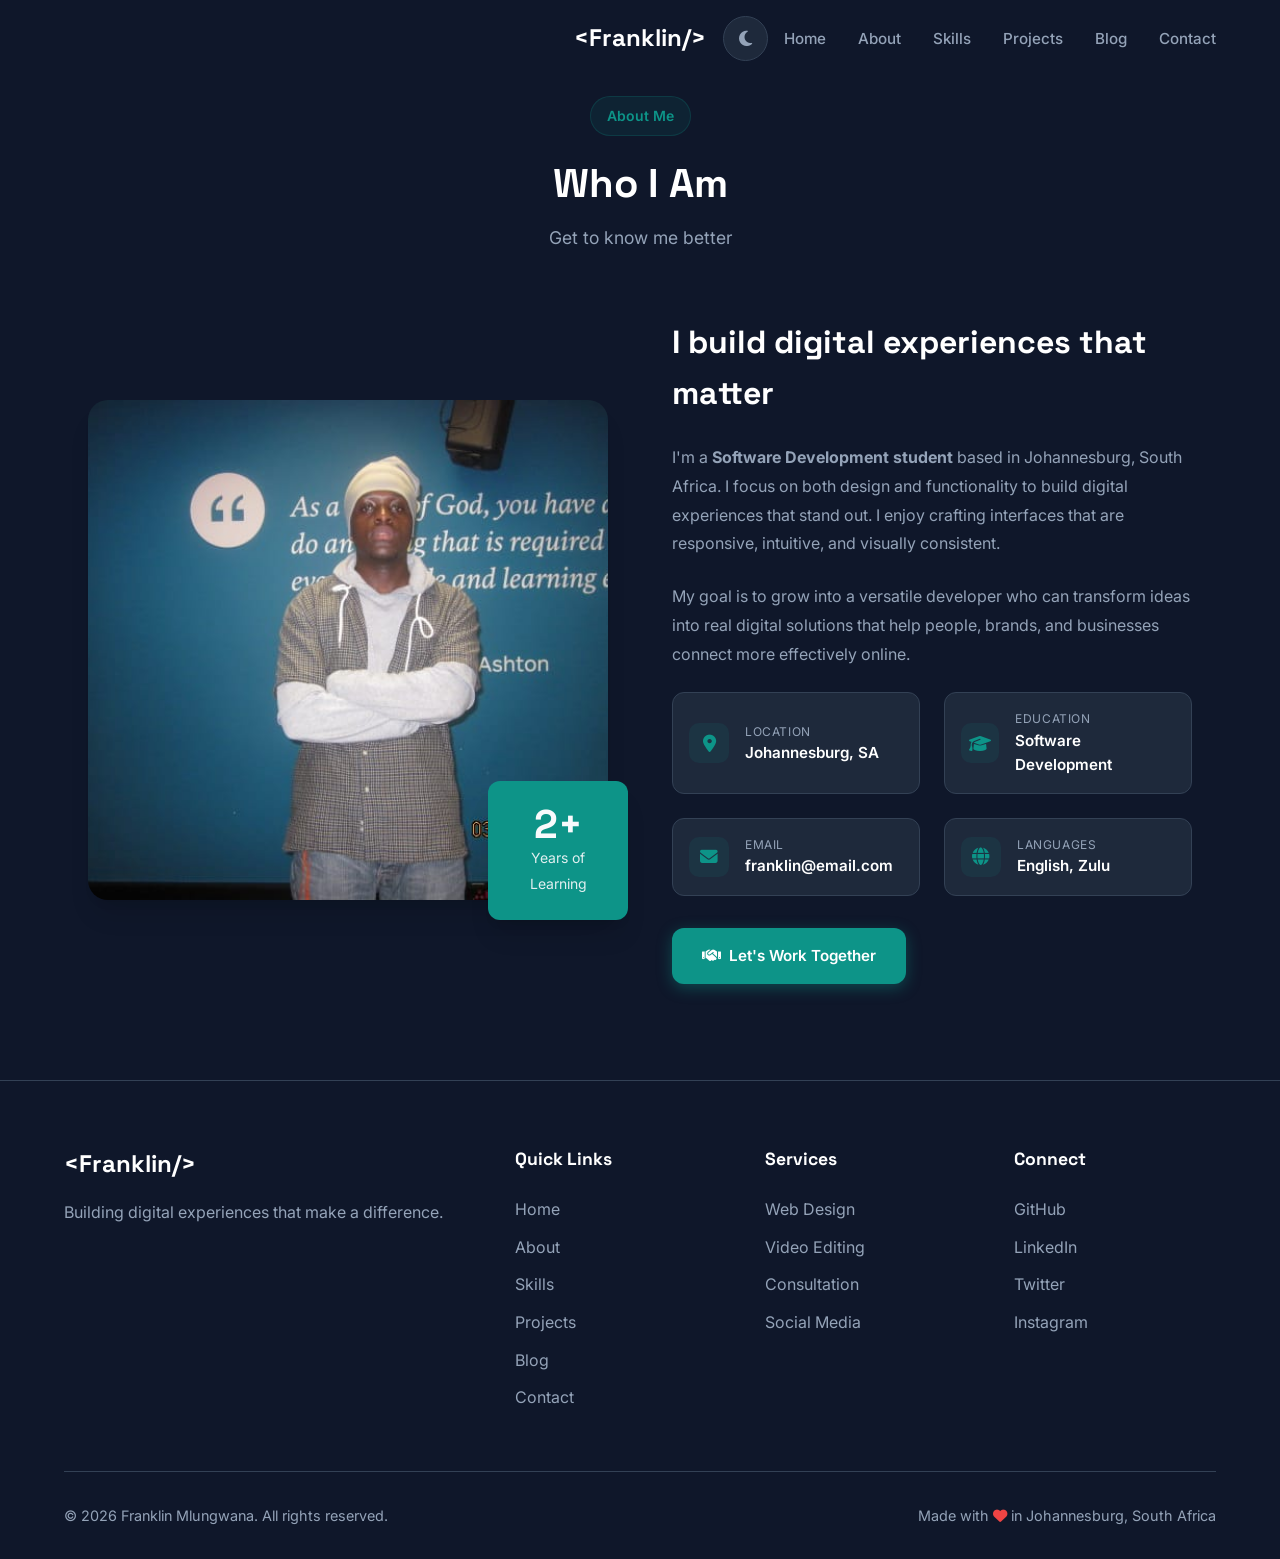
<file: about.html>
<!DOCTYPE html>
<html lang="en">
<head>
    <meta charset="UTF-8">
    <meta name="viewport" content="width=device-width, initial-scale=1.0">
    <title>About | Franklin</title>
    <meta name="description" content="Franklin - Software Development student from Johannesburg, South Africa. Creating clean, modern, and functional websites.">
    <link rel="stylesheet" href="styles.css">
    <link rel="preconnect" href="https://fonts.googleapis.com">
    <link rel="preconnect" href="https://fonts.gstatic.com" crossorigin>
    <link href="https://fonts.googleapis.com/css2?family=Inter:wght@300;400;500;600;700;800&family=Space+Grotesk:wght@400;500;600;700&display=swap" rel="stylesheet">
    <link rel="stylesheet" href="https://cdnjs.cloudflare.com/ajax/libs/font-awesome/6.5.1/css/all.min.css">
</head>
<body>
    <nav class="navbar" id="navbar">
    <div class="nav-container">
        <a href="index.html" class="nav-logo">
            <span class="logo-bracket">&lt;</span>Franklin<span class="logo-bracket">/&gt;</span>
        </a>
        <div class="nav-right">
            <button class="theme-toggle" id="themeToggle" aria-label="Toggle theme">
                <i class="fas fa-sun"></i>
                <i class="fas fa-moon"></i>
            </button>
            <button class="nav-toggle" id="navToggle" aria-label="Toggle menu">
                <span class="hamburger"></span>
            </button>
            <ul class="nav-menu" id="navMenu">
                <li><a href="index.html" class="nav-link">Home</a></li>
                <li><a href="about.html" class="nav-link">About</a></li>
                <li><a href="skills.html" class="nav-link">Skills</a></li>
                <li><a href="projects.html" class="nav-link">Projects</a></li>
                <li><a href="blog.html" class="nav-link">Blog</a></li>
                <li><a href="contact.html" class="nav-link">Contact</a></li>
            </ul>
        </div>
    </div>
</nav>

    <main class="container">
       <section id="about" class="about section">
        <div class="container">
            <div class="section-header"><span class="section-tag">About Me</span><h2 class="section-title">Who I Am</h2><p class="section-subtitle">Get to know me better</p></div>
            <div class="about-grid">
                <div class="about-image">
                    <div class="about-image-wrapper">
                        <img src="Images/IMG-20260310-WA0088.jpg" alt="About Franklin">
                        <div class="experience-badge"><span class="exp-number">2+</span><span class="exp-text">Years of<br>Learning</span></div>
                    </div>
                </div>
                <div class="about-content">
                    <h3 class="about-heading">I build digital experiences that matter</h3>
                    <p class="about-text">I'm a <strong>Software Development student</strong> based in Johannesburg, South Africa. I focus on both design and functionality to build digital experiences that stand out. I enjoy crafting interfaces that are responsive, intuitive, and visually consistent.</p>
                    <p class="about-text">My goal is to grow into a versatile developer who can transform ideas into real digital solutions that help people, brands, and businesses connect more effectively online.</p>
                    <div class="about-info-grid">
                        <div class="info-item"><i class="fas fa-map-marker-alt"></i><div><span class="info-label">Location</span><span class="info-value">Johannesburg, SA</span></div></div>
                        <div class="info-item"><i class="fas fa-graduation-cap"></i><div><span class="info-label">Education</span><span class="info-value">Software Development</span></div></div>
                        <div class="info-item"><i class="fas fa-envelope"></i><div><span class="info-label">Email</span><span class="info-value">franklin@email.com</span></div></div>
                        <div class="info-item"><i class="fas fa-globe"></i><div><span class="info-label">Languages</span><span class="info-value">English, Zulu</span></div></div>
                    </div>
                    <a href="#contact" class="btn btn-primary"><i class="fas fa-handshake"></i> Let's Work Together</a>
                </div>
            </div>
        </div>
    </section>
    </main>
 <footer class="footer">
        <div class="container">
            <div class="footer-content">
                <div class="footer-brand"><a href="home.html" class="footer-logo"><span class="logo-bracket">&lt;</span>Franklin<span class="logo-bracket">/&gt;</span></a><p>Building digital experiences that make a difference.</p></div>
                <div class="footer-links"><h4>Quick Links</h4><ul><li><a href="home.html">Home</a></li><li><a href="about.html">About</a></li><li><a href="skills.html">Skills</a></li><li><a href="projects.html">Projects</a></li><li><a href="blog.html">Blog</a></li><li><a href="#contact">Contact</a></li></ul></div>
                <div class="footer-links"><h4>Services</h4><ul><li><a href="skills.html">Web Design</a></li><li><a href="skills.html">Video Editing</a></li><li><a href="skills.html">Consultation</a></li><li><a href="skills.html">Social Media</a></li></ul></div>
                <div class="footer-links"><h4>Connect</h4><ul><li><a href="https://github.com/mlungwanafranklin-gif" target="_blank">GitHub</a></li><li><a href="#" target="_blank">LinkedIn</a></li><li><a href="#" target="_blank">Twitter</a></li><li><a href="#" target="_blank">Instagram</a></li></ul></div>
            </div>
            <div class="footer-bottom"><p>&copy; <span id="year"></span> Franklin Mlungwana. All rights reserved.</p><p>Made with <i class="fas fa-heart"></i> in Johannesburg, South Africa</p></div>
        </div>
    </footer>
    <button class="back-to-top" id="backToTop" aria-label="Back to top"><i class="fas fa-arrow-up"></i></button>
    <script src="script.js"></script>
</body>
</html>
</file>
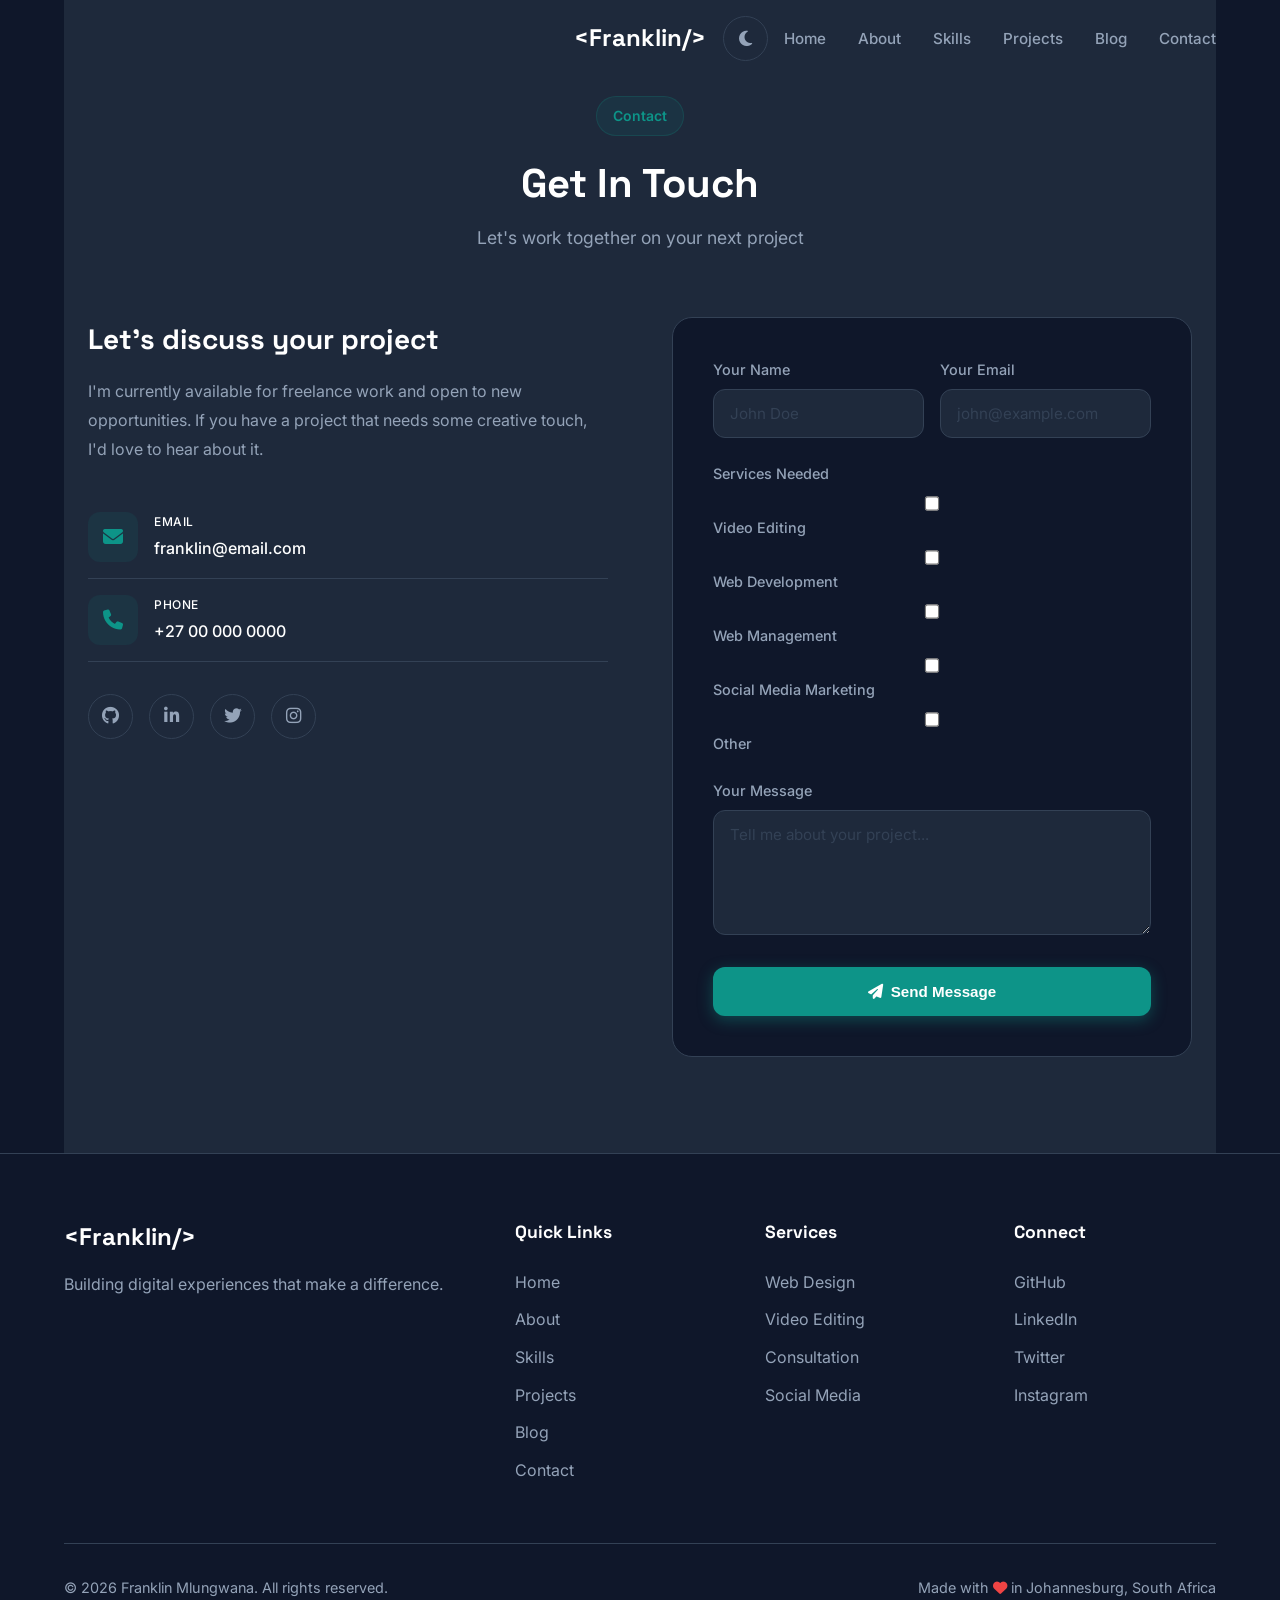
<file: contact.html>
<!DOCTYPE html>
<html>
<head>
    <meta charset="UTF-8">
    <meta name="viewport" content="width=device-width, initial-scale=1.0">
    <title>Franklin | Contact</title>
    <meta name="description" content="Franklin - Software Development student from Johannesburg, South Africa. Creating clean, modern, and functional websites.">
    <link rel="stylesheet" href="styles.css">
    <link rel="preconnect" href="https://fonts.googleapis.com">
    <link rel="preconnect" href="https://fonts.gstatic.com" crossorigin>
    <link href="https://fonts.googleapis.com/css2?family=Inter:wght@300;400;500;600;700;800&family=Space+Grotesk:wght@400;500;600;700&display=swap" rel="stylesheet">
    <link rel="stylesheet" href="https://cdnjs.cloudflare.com/ajax/libs/font-awesome/6.5.1/css/all.min.css">
</head>
<body>
<nav class="navbar" id="navbar">
    <div class="nav-container">
        <a href="index.html" class="nav-logo">
            <span class="logo-bracket">&lt;</span>Franklin<span class="logo-bracket">/&gt;</span>
        </a>
        <div class="nav-right">
            <button class="theme-toggle" id="themeToggle" aria-label="Toggle theme">
                <i class="fas fa-sun"></i>
                <i class="fas fa-moon"></i>
            </button>
            <button class="nav-toggle" id="navToggle" aria-label="Toggle menu">
                <span class="hamburger"></span>
            </button>
            <ul class="nav-menu" id="navMenu">
                <li><a href="index.html" class="nav-link">Home</a></li>
                <li><a href="about.html" class="nav-link">About</a></li>
                <li><a href="skills.html" class="nav-link">Skills</a></li>
                <li><a href="projects.html" class="nav-link">Projects</a></li>
                <li><a href="blog.html" class="nav-link">Blog</a></li>
                <li><a href="contact.html" class="nav-link">Contact</a></li>
            </ul>
        </div>
    </div>
</nav>
<main class="container">
<section id="contact" class="contact section">
        <div class="container">
            <div class="section-header"><span class="section-tag">Contact</span><h2 class="section-title">Get In Touch</h2><p class="section-subtitle">Let's work together on your next project</p></div>
            <div class="contact-grid">
                <div class="contact-info">
                    <h3>Let's discuss your project</h3>
                    <p>I'm currently available for freelance work and open to new opportunities. If you have a project that needs some creative touch, I'd love to hear about it.</p>
                    <div class="contact-details">
                        <div class="contact-item"><div class="contact-icon"><i class="fas fa-envelope"></i></div><div><span class="contact-label">Email</span><a href="mailto:franklin@email.com">franklin@email.com</a></div></div>
                        <div class="contact-item"><div class="contact-icon"><i class="fas fa-phone"></i></div><div><span class="contact-label">Phone</span><a href="tel:+27000000000">+27 00 000 0000</a></div></div>
                        <div id="mapModal" class="map-modal">
    <div class="map-content">
        <span class="close-map" id="closeMap">&times;</span>
        <iframe 
            src="https://www.google.com/maps?q=Johannesburg,+South+Africa&output=embed"
            width="100%" 
            height="400" 
            style="border:0;"
            allowfullscreen=""
            loading="lazy">
        </iframe>
    </div>
</div>
                    </div>
                    <div class="contact-socials">
                        <a href="https://github.com/mlungwanafranklin-gif" target="_blank" class="social-link" aria-label="GitHub"><i class="fab fa-github"></i></a>
                        <a href="#" target="_blank" class="social-link" aria-label="LinkedIn"><i class="fab fa-linkedin-in"></i></a>
                        <a href="#" target="_blank" class="social-link" aria-label="Twitter"><i class="fab fa-twitter"></i></a>
                        <a href="#" target="_blank" class="social-link" aria-label="Instagram"><i class="fab fa-instagram"></i></a>
                    </div>
                </div>
                <div class="contact-form-wrapper">
 <form class="contact-form" id="contactForm" action="https://formspree.io/f/xpqgzreb" method="POST">

    <!-- NAME + EMAIL -->
    <div class="form-row">
        <div class="form-group">
            <label for="name">Your Name</label>
            <input type="text" id="name" name="name" required placeholder="John Doe">
        </div>

        <div class="form-group">
            <label for="email">Your Email</label>
            <input type="email" id="email" name="email" required placeholder="john@example.com">
        </div>
    </div>

    <!-- SERVICES -->
    <div class="form-group">
        <label>Services Needed</label>

        <label class="checkbox-item">
            <input type="checkbox" name="service[]" value="video-editing">
            <span>Video Editing</span>
        </label>

        <label class="checkbox-item">
            <input type="checkbox" name="service[]" value="web-development">
            <span>Web Development</span>
        </label>

        <label class="checkbox-item">
            <input type="checkbox" name="service[]" value="web-management">
            <span>Web Management</span>
        </label>

        <label class="checkbox-item">
            <input type="checkbox" name="service[]" value="social-media-marketing">
            <span>Social Media Marketing</span>
        </label>

        <label class="checkbox-item">
            <input type="checkbox" id="otherCheckbox" name="service[]" value="other">
            <span>Other</span>
        </label>

        <!-- OTHER INPUT -->
        <div class="form-group" id="otherServiceField" style="display:none; margin-top:10px;">
            <label for="otherDetails">Please specify</label>
            <input 
                type="text" 
                id="otherDetails" 
                name="otherDetails"
                placeholder="Describe the service you need..."
            >
        </div>
    </div>

    <!-- MESSAGE -->
    <div class="form-group">
        <label for="message">Your Message</label>
        <textarea id="message" name="message" rows="5" required placeholder="Tell me about your project..."></textarea>
    </div>

    <!-- SUBMIT -->
    <button type="submit" class="btn btn-primary btn-full">
        <i class="fas fa-paper-plane"></i> Send Message
    </button>

    <!-- FORMSPREE SETTINGS -->
    <input type="hidden" name="_subject" value="New Portfolio Message">
    <input type="hidden" name="_captcha" value="false">

</form>
</div>
            </div>
        </div>
    </section>
</main>
       <footer class="footer">
        <div class="container">
            <div class="footer-content">
                <div class="footer-brand"><a href="home.html" class="footer-logo"><span class="logo-bracket">&lt;</span>Franklin<span class="logo-bracket">/&gt;</span></a><p>Building digital experiences that make a difference.</p></div>
                <div class="footer-links"><h4>Quick Links</h4><ul><li><a href="home.html">Home</a></li><li><a href="about.html">About</a></li><li><a href="skills.html">Skills</a></li><li><a href="projects.html">Projects</a></li><li><a href="blog.html">Blog</a></li><li><a href="#contact">Contact</a></li></ul></div>
                <div class="footer-links"><h4>Services</h4><ul><li><a href="skills.html">Web Design</a></li><li><a href="skills.html">Video Editing</a></li><li><a href="skills.html">Consultation</a></li><li><a href="skills.html">Social Media</a></li></ul></div>
                <div class="footer-links"><h4>Connect</h4><ul><li><a href="https://github.com/mlungwanafranklin-gif" target="_blank">GitHub</a></li><li><a href="#" target="_blank">LinkedIn</a></li><li><a href="#" target="_blank">Twitter</a></li><li><a href="#" target="_blank">Instagram</a></li></ul></div>
            </div>
            <div class="footer-bottom"><p>&copy; <span id="year"></span> Franklin Mlungwana. All rights reserved.</p><p>Made with <i class="fas fa-heart"></i> in Johannesburg, South Africa</p></div>
        </div>
    </footer>
    <button class="back-to-top" id="backToTop" aria-label="Back to top"><i class="fas fa-arrow-up"></i></button>
<script src="script.js"></script>
</body></html>
</file>
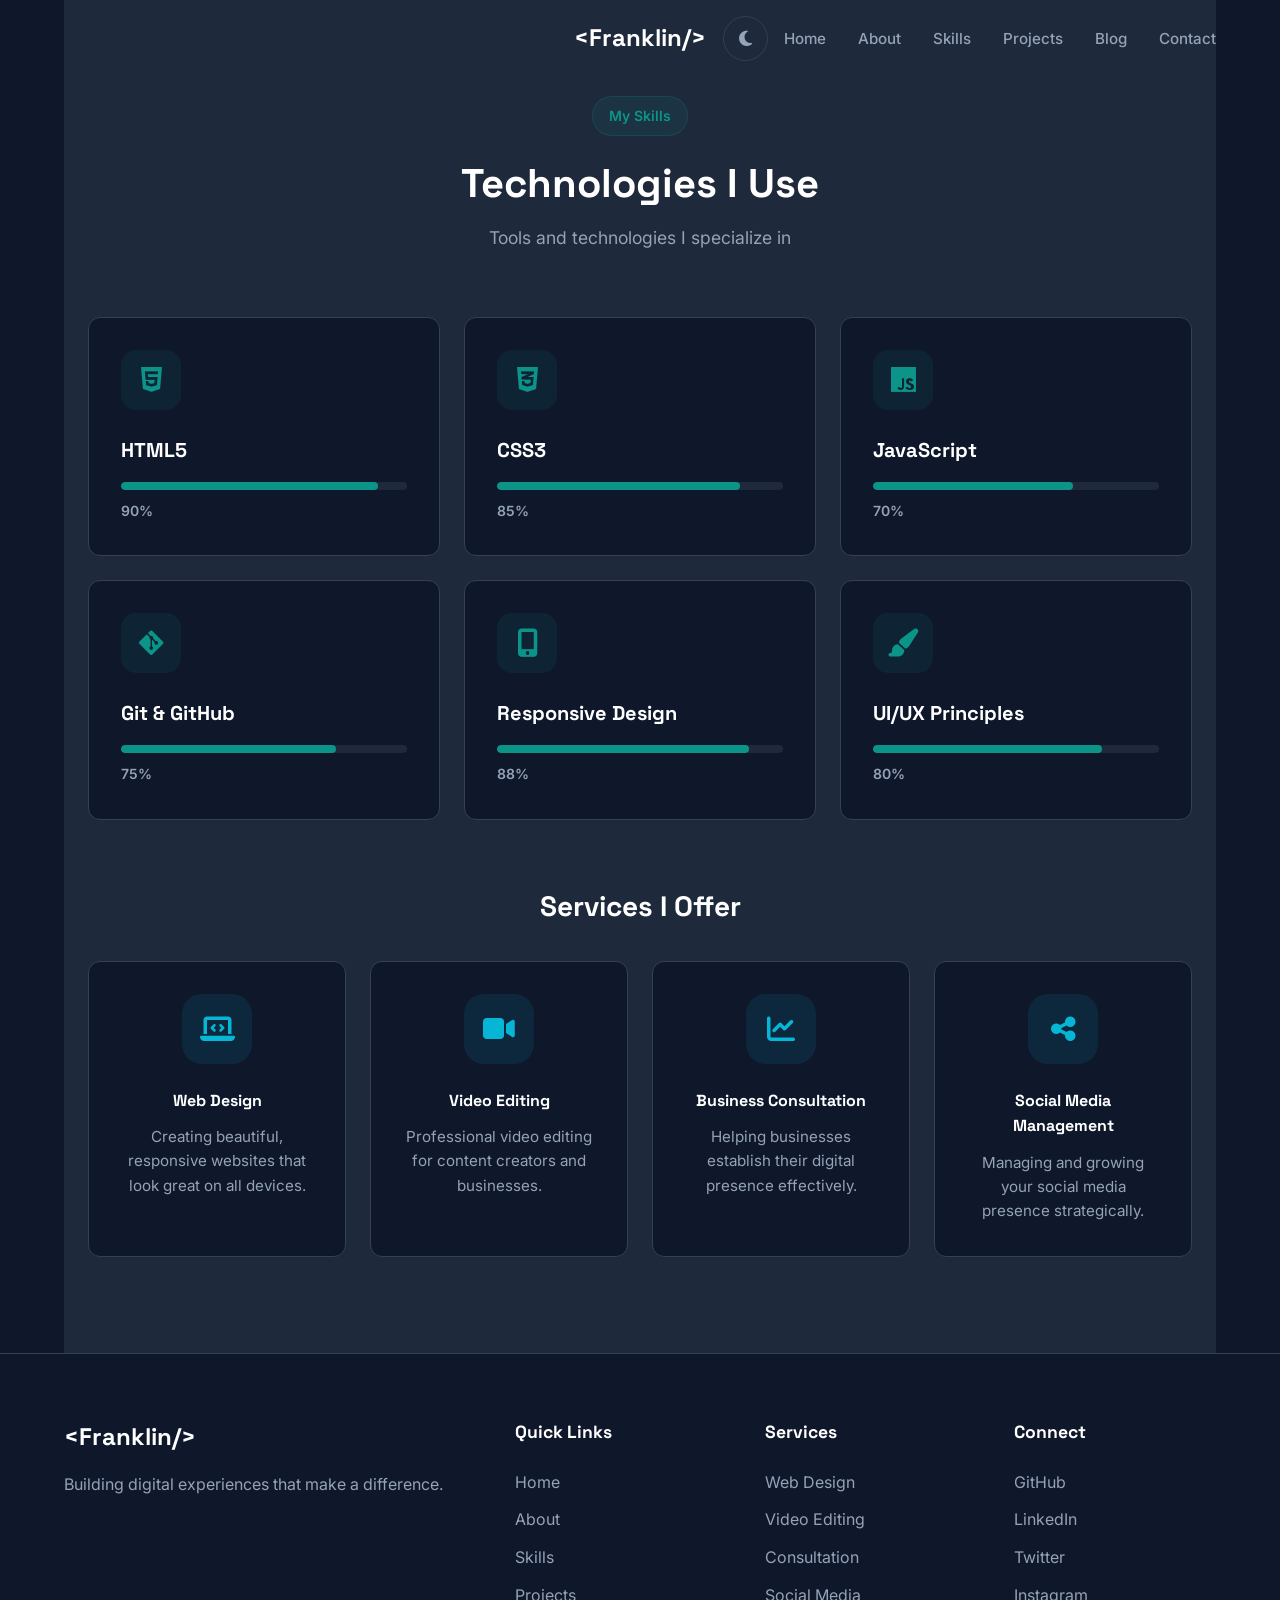
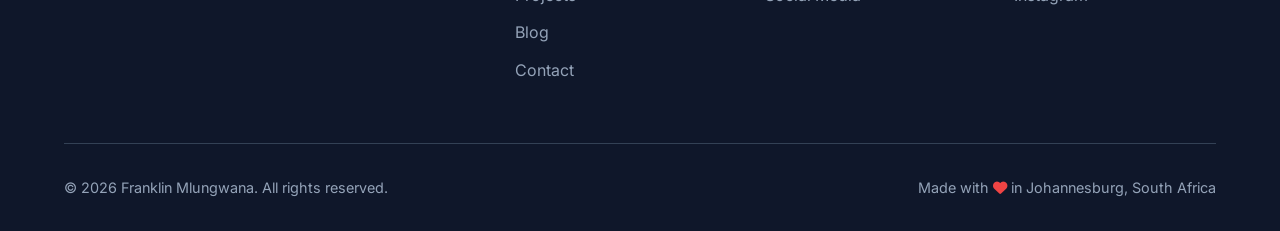
<file: skills.html>
<!DOCTYPE html>
<html>
<head>
    <meta charset="UTF-8">
    <meta name="viewport" content="width=device-width, initial-scale=1.0">
    <title>Franklin | Skills</title>
    <meta name="description" content="Franklin - Software Development student from Johannesburg, South Africa. Creating clean, modern, and functional websites.">
    <link rel="stylesheet" href="styles.css">
    <link rel="preconnect" href="https://fonts.googleapis.com">
    <link rel="preconnect" href="https://fonts.gstatic.com" crossorigin>
    <link href="https://fonts.googleapis.com/css2?family=Inter:wght@300;400;500;600;700;800&family=Space+Grotesk:wght@400;500;600;700&display=swap" rel="stylesheet">
    <link rel="stylesheet" href="https://cdnjs.cloudflare.com/ajax/libs/font-awesome/6.5.1/css/all.min.css">
</head>
<body>
<nav class="navbar" id="navbar">
    <div class="nav-container">
        <a href="index.html" class="nav-logo">
            <span class="logo-bracket">&lt;</span>Franklin<span class="logo-bracket">/&gt;</span>
        </a>
        <div class="nav-right">
            <button class="theme-toggle" id="themeToggle" aria-label="Toggle theme">
                <i class="fas fa-sun"></i>
                <i class="fas fa-moon"></i>
            </button>
            <button class="nav-toggle" id="navToggle" aria-label="Toggle menu">
                <span class="hamburger"></span>
            </button>
            <ul class="nav-menu" id="navMenu">
                <li><a href="index.html" class="nav-link">Home</a></li>
                <li><a href="about.html" class="nav-link">About</a></li>
                <li><a href="skills.html" class="nav-link">Skills</a></li>
                <li><a href="projects.html" class="nav-link">Projects</a></li>
                <li><a href="blog.html" class="nav-link">Blog</a></li>
                <li><a href="contact.html" class="nav-link">Contact</a></li>
            </ul>
        </div>
    </div>
</nav>
<main class="container">
<section id="skills" class="skills section">
        <div class="container">
            <div class="section-header"><span class="section-tag">My Skills</span><h2 class="section-title">Technologies I Use</h2><p class="section-subtitle">Tools and technologies I specialize in</p></div>
            <div class="skills-grid">
                <div class="skill-card" data-skill="HTML5"><div class="skill-icon"><i class="fab fa-html5"></i></div><h3>HTML5</h3><div class="skill-bar"><div class="skill-progress" style="--progress: 90%"></div></div><span class="skill-percent">90%</span></div>
                <div class="skill-card" data-skill="CSS3"><div class="skill-icon"><i class="fab fa-css3-alt"></i></div><h3>CSS3</h3><div class="skill-bar"><div class="skill-progress" style="--progress: 85%"></div></div><span class="skill-percent">85%</span></div>
                <div class="skill-card" data-skill="JavaScript"><div class="skill-icon"><i class="fab fa-js"></i></div><h3>JavaScript</h3><div class="skill-bar"><div class="skill-progress" style="--progress: 70%"></div></div><span class="skill-percent">70%</span></div>
                <div class="skill-card" data-skill="Git"><div class="skill-icon"><i class="fab fa-git-alt"></i></div><h3>Git & GitHub</h3><div class="skill-bar"><div class="skill-progress" style="--progress: 75%"></div></div><span class="skill-percent">75%</span></div>
                <div class="skill-card" data-skill="Responsive"><div class="skill-icon"><i class="fas fa-mobile-alt"></i></div><h3>Responsive Design</h3><div class="skill-bar"><div class="skill-progress" style="--progress: 88%"></div></div><span class="skill-percent">88%</span></div>
                <div class="skill-card" data-skill="UI/UX"><div class="skill-icon"><i class="fas fa-paint-brush"></i></div><h3>UI/UX Principles</h3><div class="skill-bar"><div class="skill-progress" style="--progress: 80%"></div></div><span class="skill-percent">80%</span></div>
            </div>
            <div class="services-section">
                <h3 class="services-title">Services I Offer</h3>
                <div class="services-grid">
                    <div class="service-card"><div class="service-icon"><i class="fas fa-laptop-code"></i></div><h4>Web Design</h4><p>Creating beautiful, responsive websites that look great on all devices.</p></div>
                    <div class="service-card"><div class="service-icon"><i class="fas fa-video"></i></div><h4>Video Editing</h4><p>Professional video editing for content creators and businesses.</p></div>
                    <div class="service-card"><div class="service-icon"><i class="fas fa-chart-line"></i></div><h4>Business Consultation</h4><p>Helping businesses establish their digital presence effectively.</p></div>
                    <div class="service-card"><div class="service-icon"><i class="fas fa-share-alt"></i></div><h4>Social Media Management</h4><p>Managing and growing your social media presence strategically.</p></div>
                </div>
            </div>
        </div>
    </section>
</main>
         <footer class="footer">
        <div class="container">
            <div class="footer-content">
                <div class="footer-brand"><a href="home.html" class="footer-logo"><span class="logo-bracket">&lt;</span>Franklin<span class="logo-bracket">/&gt;</span></a><p>Building digital experiences that make a difference.</p></div>
                <div class="footer-links"><h4>Quick Links</h4><ul><li><a href="home.html">Home</a></li><li><a href="about.html">About</a></li><li><a href="skills.html">Skills</a></li><li><a href="projects.html">Projects</a></li><li><a href="blog.html">Blog</a></li><li><a href="#contact">Contact</a></li></ul></div>
                <div class="footer-links"><h4>Services</h4><ul><li><a href="skills.html">Web Design</a></li><li><a href="skills.html">Video Editing</a></li><li><a href="skills.html">Consultation</a></li><li><a href="skills.html">Social Media</a></li></ul></div>
                <div class="footer-links"><h4>Connect</h4><ul><li><a href="https://github.com/mlungwanafranklin-gif" target="_blank">GitHub</a></li><li><a href="#" target="_blank">LinkedIn</a></li><li><a href="#" target="_blank">Twitter</a></li><li><a href="#" target="_blank">Instagram</a></li></ul></div>
            </div>
            <div class="footer-bottom"><p>&copy; <span id="year"></span> Franklin Mlungwana. All rights reserved.</p><p>Made with <i class="fas fa-heart"></i> in Johannesburg, South Africa</p></div>
        </div>
    </footer>
    <button class="back-to-top" id="backToTop" aria-label="Back to top"><i class="fas fa-arrow-up"></i></button>
<script src="script.js"></script>
</body></html>
</file>
<file: styles.css>
/* ============================================
   CSS VARIABLES & RESET
   ============================================ */
:root {
    --primary: #0d9488;
    --primary-dark: #0f766e;
    --primary-light: #14b8a6;
    --secondary: #06b6d4;
    --accent: #f59e0b;
    --dark: #0f172a;
    --dark-light: #1e293b;
    --dark-lighter: #334155;
    --light: #f8fafc;
    --gray: #94a3b8;
    --gray-light: #cbd5e1;
    --white: #ffffff;
    --shadow-sm: 0 1px 2px 0 rgb(0 0 0 / 0.05);
    --shadow: 0 4px 6px -1px rgb(0 0 0 / 0.1), 0 2px 4px -2px rgb(0 0 0 / 0.1);
    --shadow-lg: 0 10px 15px -3px rgb(0 0 0 / 0.1), 0 4px 6px -4px rgb(0 0 0 / 0.1);
    --shadow-xl: 0 20px 25px -5px rgb(0 0 0 / 0.1), 0 8px 10px -6px rgb(0 0 0 / 0.1);
    --radius: 12px;
    --radius-lg: 20px;
    --transition: all 0.3s cubic-bezier(0.4, 0, 0.2, 1);
    --font-main: 'Inter', system-ui, -apple-system, sans-serif;
    --font-display: 'Space Grotesk', sans-serif;
}

[data-theme="light"] {
    --dark: #f8fafc;
    --dark-light: #ffffff;
    --dark-lighter: #e2e8f0;
    --light: #0f172a;
    --gray: #64748b;
    --gray-light: #94a3b8;
    --white: #0f172a;
    --shadow: 0 4px 6px -1px rgb(0 0 0 / 0.05), 0 2px 4px -2px rgb(0 0 0 / 0.05);
    --shadow-lg: 0 10px 15px -3px rgb(0 0 0 / 0.05), 0 4px 6px -4px rgb(0 0 0 / 0.05);
    --shadow-xl: 0 20px 25px -5px rgb(0 0 0 / 0.05), 0 8px 10px -6px rgb(0 0 0 / 0.05);
}

*, *::before, *::after { margin: 0; padding: 0; box-sizing: border-box; }
html { scroll-behavior: smooth; font-size: 16px; }
body {
    font-family: var(--font-main);
    background-color: var(--dark);
    color: var(--light);
    line-height: 1.6;
    overflow-x: hidden;
    transition: background-color 0.3s ease, color 0.3s ease;
}
a { text-decoration: none; color: inherit; transition: var(--transition); }
ul { list-style: none; }
img { max-width: 100%; height: auto; display: block; }
.container { max-width: 1200px; margin: 0 auto; padding: 0 1.5rem; }
.section { padding: 6rem 0; }
.section-sm { padding: 3rem 0; }

.particles-canvas {
    position: fixed; top: 0; left: 0; width: 100%; height: 100%;
    pointer-events: none; z-index: 0; opacity: 0.4;
}

/* NAVIGATION */
.navbar {
    position: fixed; top: 0; left: 0; width: 100%; z-index: 1000;
    padding: 1rem 0; transition: var(--transition); background: transparent;
}
.navbar.scrolled {
    background: rgba(15, 23, 42, 0.95); backdrop-filter: blur(10px);
    box-shadow: var(--shadow); padding: 0.75rem 0;
}
[data-theme="light"] .navbar.scrolled { background: rgba(248, 250, 252, 0.95); }

.nav-container {
    max-width: 1200px; 
    margin: 0 auto; 
    padding: 0 1.5rem;
    display: flex; 
    justify-content: space-between; 
    align-items: center;
    position: relative;
}
.nav-logo {
    font-family: var(--font-display); 
    font-size: 1.5rem; 
    font-weight: 700;
    color: var(--white);
    position: absolute;
    left: 50%;
    transform: translateX(-50%);
}
}
.logo-bracket { 
   color: var(--primary); 
}

.nav-right { 
   display: flex;  
   align-items: center; 
   gap: 1rem;
   margin-left: auto;
}

.theme-toggle {
    width: 45px; height: 45px; border-radius: 50%; background: var(--dark-light);
    border: 1px solid var(--dark-lighter); color: var(--gray); cursor: pointer;
    display: flex; align-items: center; justify-content: center; font-size: 1.1rem;
    transition: var(--transition); position: relative; overflow: hidden;
}
.theme-toggle:hover { background: var(--primary); color: var(--white); border-color: var(--primary); }
.theme-toggle .fa-sun, .theme-toggle .fa-moon { position: absolute; transition: var(--transition); }
.theme-toggle .fa-sun { opacity: 0; transform: rotate(90deg) scale(0); }
.theme-toggle .fa-moon { opacity: 1; transform: rotate(0) scale(1); }
[data-theme="light"] .theme-toggle .fa-sun { opacity: 1; transform: rotate(0) scale(1); }
[data-theme="light"] .theme-toggle .fa-moon { opacity: 0; transform: rotate(-90deg) scale(0); }

.nav-menu { display: flex; gap: 2rem; align-items: center; }
.nav-link {
    font-size: 0.95rem; font-weight: 500; color: var(--gray);
    position: relative; padding: 0.5rem 0;
}
.nav-link::after {
    content: ''; position: absolute; bottom: 0; left: 0; width: 0; height: 2px;
    background: var(--primary); transition: var(--transition);
}
.nav-link:hover, .nav-link.active { color: var(--white); }
.nav-link:hover::after, .nav-link.active::after { width: 100%; }

.nav-toggle { display: none; background: none; border: none; cursor: pointer; padding: 0.5rem; z-index: 1001; }
.hamburger {
    display: block; width: 25px; height: 2px; background: var(--white);
    position: relative; transition: var(--transition);
}
.hamburger::before, .hamburger::after {
    content: ''; position: absolute; width: 25px; height: 2px;
    background: var(--white); transition: var(--transition);
}
.hamburger::before { top: -8px; }
.hamburger::after { top: 8px; }
.nav-toggle.active .hamburger { background: transparent; }
.nav-toggle.active .hamburger::before { top: 0; transform: rotate(45deg); }
.nav-toggle.active .hamburger::after { top: 0; transform: rotate(-45deg); }

/* HERO */
.hero {
    min-height: 100vh; display: flex; align-items: center;
    position: relative; padding: 6rem 0 4rem; overflow: hidden;
}
.hero::before {
    content: ''; position: absolute; top: -50%; right: -10%;
    width: 600px; height: 600px; background: var(--primary);
    opacity: 0.1; border-radius: 50%; filter: blur(100px);
    animation: float 8s ease-in-out infinite;
}
.hero::after {
    content: ''; position: absolute; bottom: -30%; left: -10%;
    width: 400px; height: 400px; background: var(--secondary);
    opacity: 0.1; border-radius: 50%; filter: blur(100px);
    animation: float 10s ease-in-out infinite reverse;
}
.hero-container {
    max-width: 1200px; margin: 0 auto; padding: 0 1.5rem;
    display: grid; grid-template-columns: 1fr 1fr; gap: 4rem;
    align-items: center; position: relative; z-index: 1;
}
.hero-greeting {
    font-size: 1.1rem; color: var(--gray); margin-bottom: 1rem;
    display: flex; align-items: center; gap: 0.5rem;
}
.wave { display: inline-block; animation: wave 2s ease-in-out infinite; font-size: 1.5rem; }
.hero-title {
    font-family: var(--font-display); font-size: 4rem; font-weight: 700;
    line-height: 1.1; margin-bottom: 1rem;
}
.text-outline { -webkit-text-stroke: 2px var(--primary); color: transparent; display: block; }
.text-gradient {
    color: var(--primary); display: block;
}
.hero-subtitle { font-size: 1.5rem; color: var(--gray); margin-bottom: 1.5rem; min-height: 2rem; }
.dynamic-text { color: var(--primary-light); font-weight: 600; }
.cursor { color: var(--primary); animation: blink 1s step-end infinite; }
.hero-description {
    font-size: 1.1rem; color: var(--gray); margin-bottom: 2rem;
    max-width: 500px; line-height: 1.8;
}
.hero-cta { display: flex; gap: 1rem; margin-bottom: 2rem; flex-wrap: wrap; }
.btn {
    display: inline-flex; align-items: center; gap: 0.5rem;
    padding: 0.875rem 1.75rem; border-radius: var(--radius);
    font-weight: 600; font-size: 0.95rem; transition: var(--transition);
    border: 2px solid transparent; cursor: pointer;
}
.btn-primary {
    background: var(--primary); color: var(--white);
    box-shadow: 0 4px 15px rgba(13, 148, 136, 0.4);
}
.btn-primary:hover { transform: translateY(-2px); box-shadow: 0 8px 25px rgba(13, 148, 136, 0.5); }
.btn-secondary { background: transparent; color: var(--white); border-color: var(--dark-lighter); }
.btn-secondary:hover { border-color: var(--primary); background: rgba(13, 148, 136, 0.1); }
.btn-full { width: 100%; justify-content: center; }
.hero-socials { 
   display: flex; 
   gap: 18px;
   z-index: 1000;
   flex-direction: column;
   transform: translateY(-50%);
   position: fixed;
   left:25px;
   top:50%;
   }
.social-link {
   width: 45px; 
   height: 45px; 
   border-radius: 50%; 
   background: var(--dark-light);
   display: flex; 
   align-items: center; 
   justify-content: center;
   color: var(--gray); 
   font-size: 1.1rem; 
   transition: var(--transition);
   border: 1px solid var(--dark-lighter);
}
.social-link:hover { 
   background: var(--primary); 
   color: var(--white); 
   transform: translateY(-3px); 
   border-color: var(--primary); 
}

.hero-socials a {
    font-size: 20px;
    color: var(--text-color, #000);
    transition: 0.3s ease;
}

.hero-socials a:hover {
    transform: translateX(5px);
    color: #6c5ce7;
}

.hero-image { position: relative; display: flex; justify-content: center; }
.hero-image-wrapper { position: relative; width: 350px; height: 350px; }
.hero-image-bg {
    position: absolute; inset: 0; background: var(--primary);
    border-radius: 30% 70% 70% 30% / 30% 30% 70% 70%;
    animation: morph 8s ease-in-out infinite; opacity: 0.8;
}
.profile-img {
    position: relative; width: 100%; height: 100%; object-fit: cover;
    border-radius: 30% 70% 70% 30% / 30% 30% 70% 70%;
    animation: morph 8s ease-in-out infinite; z-index: 1; padding: 8px; background: var(--dark);
}
.floating-card {
    position: absolute; background: var(--dark-light); padding: 0.75rem 1rem;
    border-radius: var(--radius); display: flex; align-items: center; gap: 0.5rem;
    font-size: 0.85rem; font-weight: 500; box-shadow: var(--shadow-lg);
    border: 1px solid var(--dark-lighter); z-index: 2; animation: float 6s ease-in-out infinite;
}
.floating-card i { color: var(--primary); }
.card-1 { top: 10%; left: -20%; animation-delay: 0s; }
.card-2 { top: 50%; right: -25%; animation-delay: 2s; }
.card-3 { bottom: 10%; left: -15%; animation-delay: 4s; }

.scroll-indicator {
    position: absolute; bottom: 2rem; left: 50%; transform: translateX(-50%);
    display: flex; flex-direction: column; align-items: center; gap: 0.5rem;
    color: var(--gray); font-size: 0.85rem; animation: bounce 2s infinite;
}
.mouse { width: 25px; height: 40px; border: 2px solid var(--gray); border-radius: 15px; position: relative; }
.wheel {
    width: 4px; height: 8px; background: var(--gray); border-radius: 2px;
    position: absolute; top: 8px; left: 50%; transform: translateX(-50%); animation: scroll 2s infinite;
}

/* STATS */
.stats { background: var(--dark-light); position: relative; z-index: 1; }
.stats-grid { display: grid; grid-template-columns: repeat(4, 1fr); gap: 2rem; text-align: center; }
.stat-item { padding: 1.5rem; }
.stat-number {
    font-family: var(--font-display); font-size: 3rem; font-weight: 700;
    color: var(--primary); line-height: 1;
}
.stat-suffix { font-family: var(--font-display); font-size: 2rem; font-weight: 700; color: var(--primary); }
.stat-label { display: block; color: var(--gray); margin-top: 0.5rem; font-size: 0.95rem; }

/* SECTION HEADERS */
.section-header { text-align: center; margin-bottom: 4rem; }
.section-tag {
    display: inline-block; padding: 0.5rem 1rem; background: rgba(13, 148, 136, 0.1);
    color: var(--primary); border-radius: 50px; font-size: 0.875rem; font-weight: 600;
    margin-bottom: 1rem; border: 1px solid rgba(13, 148, 136, 0.2);
}
.section-title {
    font-family: var(--font-display); font-size: 2.5rem; font-weight: 700;
    margin-bottom: 0.5rem;
    color: var(--white);
}
.section-subtitle { color: var(--gray); font-size: 1.1rem; }

/* ABOUT */
.about { background: var(--dark); position: relative; z-index: 1; }
.about-grid { display: grid; grid-template-columns: 1fr 1fr; gap: 4rem; align-items: center; }
.about-image-wrapper { position: relative; }
.about-image-wrapper img {
    border-radius: var(--radius-lg); box-shadow: var(--shadow-xl);
    width: 100%; height: 500px; object-fit: cover;
}
.experience-badge {
    position: absolute; bottom: -20px; right: -20px; background: var(--primary);
    padding: 1.5rem; border-radius: var(--radius); text-align: center;
    box-shadow: var(--shadow-xl); min-width: 140px;
}
.exp-number { font-family: var(--font-display); font-size: 2.5rem; font-weight: 700; display: block; line-height: 1; }
.exp-text { font-size: 0.875rem; opacity: 0.9; }
.about-heading { font-family: var(--font-display); font-size: 2rem; margin-bottom: 1.5rem; color: var(--white); }
.about-text { color: var(--gray); margin-bottom: 1.5rem; line-height: 1.8; }
.about-info-grid { display: grid; grid-template-columns: 1fr 1fr; gap: 1.5rem; margin-bottom: 2rem; }
.info-item {
    display: flex; align-items: center; gap: 1rem; padding: 1rem;
    background: var(--dark-light); border-radius: var(--radius);
    border: 1px solid var(--dark-lighter); transition: var(--transition);
}
.info-item:hover { border-color: var(--primary); transform: translateY(-2px); }
.info-item i {
    width: 40px; height: 40px; background: rgba(13, 148, 136, 0.1);
    border-radius: 10px; display: flex; align-items: center; justify-content: center;
    color: var(--primary); font-size: 1.1rem;
}
.info-label { display: block; font-size: 0.75rem; color: var(--gray); text-transform: uppercase; letter-spacing: 0.05em; }
.info-value { display: block; font-weight: 600; color: var(--white); font-size: 0.95rem; }

/* SKILLS */
.skills { background: var(--dark-light); position: relative; z-index: 1; }
.skills-grid { display: grid; grid-template-columns: repeat(auto-fit, minmax(280px, 1fr)); gap: 1.5rem; margin-bottom: 4rem; }
.skill-card {
    background: var(--dark); padding: 2rem; border-radius: var(--radius);
    border: 1px solid var(--dark-lighter); transition: var(--transition);
    position: relative; overflow: hidden;
}
.skill-card::before {
    content: ''; position: absolute; top: 0; left: 0; width: 100%; height: 3px;
    background: var(--primary); transform: scaleX(0); transition: var(--transition);
}
.skill-card:hover { transform: translateY(-5px); border-color: var(--primary); box-shadow: var(--shadow-lg); }
.skill-card:hover::before { transform: scaleX(1); }
.skill-icon {
    width: 60px; height: 60px; background: rgba(13, 148, 136, 0.1);
    border-radius: 15px; display: flex; align-items: center; justify-content: center;
    font-size: 1.75rem; color: var(--primary); margin-bottom: 1.5rem;
}
.skill-card h3 { font-family: var(--font-display); font-size: 1.25rem; margin-bottom: 1rem; color: var(--white); }
.skill-bar { height: 8px; background: var(--dark-light); border-radius: 10px; overflow: hidden; margin-bottom: 0.5rem; }
.skill-progress { height: 100%; background: var(--primary); border-radius: 10px; width: 0; transition: width 1.5s ease-out; }
.skill-card.animate .skill-progress { width: var(--progress); }
.skill-percent { font-size: 0.875rem; color: var(--gray); font-weight: 600; }

.services-section { margin-top: 2rem; }
.services-title { text-align: center; font-family: var(--font-display); font-size: 1.75rem; margin-bottom: 2rem; color: var(--white); }
.services-grid { display: grid; grid-template-columns: repeat(auto-fit, minmax(250px, 1fr)); gap: 1.5rem; }
.service-card {
    background: var(--dark); padding: 2rem; border-radius: var(--radius);
    border: 1px solid var(--dark-lighter); text-align: center; transition: var(--transition);
}
.service-card:hover { transform: translateY(-5px); border-color: var(--secondary); box-shadow: var(--shadow-lg); }
.service-icon {
    width: 70px; height: 70px; background: rgba(6, 182, 212, 0.1);
    border-radius: 20px; display: flex; align-items: center; justify-content: center;
    font-size: 1.75rem; color: var(--secondary); margin: 0 auto 1.5rem; transition: var(--transition);
}
.service-card:hover .service-icon { transform: rotateY(360deg); }
.service-card h4 { font-family: var(--font-display); margin-bottom: 0.75rem; color: var(--white); }
.service-card p { color: var(--gray); font-size: 0.95rem; line-height: 1.6; }

/* PROJECTS */
.projects { background: var(--dark); position: relative; z-index: 1; }
.projects-filter { display: flex; justify-content: center; gap: 1rem; margin-bottom: 3rem; flex-wrap: wrap; }
.filter-btn {
    padding: 0.6rem 1.5rem; background: transparent; border: 1px solid var(--dark-lighter);
    border-radius: 50px; color: var(--gray); font-weight: 500; cursor: pointer;
    transition: var(--transition); font-family: inherit; font-size: 0.9rem;
}
.filter-btn:hover, .filter-btn.active {
    background: var(--primary); color: var(--white); border-color: transparent;
    box-shadow: 0 4px 15px rgba(13, 148, 136, 0.3);
}
.projects-grid { display: grid; grid-template-columns: repeat(auto-fit, minmax(350px, 1fr)); gap: 2rem; }
.project-card {
    background: var(--dark-light); border-radius: var(--radius-lg); overflow: hidden;
    border: 1px solid var(--dark-lighter); transition: var(--transition);
}
.project-card:hover { transform: translateY(-10px); box-shadow: var(--shadow-xl); border-color: var(--primary); }
.project-card.hidden { display: none; }
.project-image { position: relative; overflow: hidden; height: 250px; }
.project-image img { width: 100%; height: 100%; object-fit: cover; transition: transform 0.5s ease; }
.project-card:hover .project-image img { transform: scale(1.1); }
.project-overlay {
    position: absolute; inset: 0; background: rgba(15, 23, 42, 0.9);
    display: flex; align-items: center; justify-content: center; gap: 1rem;
    opacity: 0; transition: var(--transition);
}
.project-card:hover .project-overlay { opacity: 1; }
.project-link {
    width: 50px; height: 50px; background: var(--primary); border-radius: 50%;
    display: flex; align-items: center; justify-content: center;
    color: var(--white); font-size: 1.25rem; transform: translateY(20px); transition: var(--transition);
}
.project-card:hover .project-link { transform: translateY(0); }
.project-link:hover { background: var(--primary-dark); transform: scale(1.1); }
.project-info { padding: 1.5rem; }
.project-info h3 { font-family: var(--font-display); font-size: 1.25rem; margin-bottom: 0.5rem; color: var(--white); }
.project-info p { color: var(--gray); font-size: 0.95rem; margin-bottom: 1rem; line-height: 1.6; }
.project-tags { display: flex; gap: 0.5rem; flex-wrap: wrap; }
.project-tags span {
    padding: 0.35rem 0.75rem; background: rgba(13, 148, 136, 0.1);
    color: var(--primary-light); border-radius: 50px; font-size: 0.8rem;
    font-weight: 500; border: 1px solid rgba(13, 148, 136, 0.2);
}

/* BLOG */
.blog { background: var(--dark-light); position: relative; z-index: 1; }
.blog-grid { display: grid; grid-template-columns: repeat(auto-fit, minmax(320px, 1fr)); gap: 2rem; }
.blog-card {
    background: var(--dark); border-radius: var(--radius-lg); overflow: hidden;
    border: 1px solid var(--dark-lighter); transition: var(--transition);
}
.blog-card:hover { transform: translateY(-8px); box-shadow: var(--shadow-xl); border-color: var(--primary); }
.blog-image { position: relative; height: 220px; overflow: hidden; }
.blog-image img { width: 100%; height: 100%; object-fit: cover; transition: transform 0.5s ease; }
.blog-card:hover .blog-image img { transform: scale(1.1); }
.blog-category {
    position: absolute; top: 1rem; left: 1rem; padding: 0.4rem 1rem;
    background: var(--primary); color: var(--white); border-radius: 50px;
    font-size: 0.8rem; font-weight: 600;
}
.blog-content { padding: 1.5rem; }
.blog-meta { display: flex; gap: 1.5rem; margin-bottom: 1rem; color: var(--gray); font-size: 0.85rem; }
.blog-meta i { margin-right: 0.3rem; color: var(--primary); }
.blog-content h3 { font-family: var(--font-display); font-size: 1.2rem; margin-bottom: 0.75rem; color: var(--white); line-height: 1.4; }
.blog-content p { color: var(--gray); font-size: 0.95rem; line-height: 1.6; margin-bottom: 1rem; }
.blog-read-more { color: var(--primary); font-weight: 600; font-size: 0.9rem; display: inline-flex; align-items: center; gap: 0.5rem; }
.blog-read-more:hover { gap: 0.75rem; }
.blog-read-more i { transition: var(--transition); }

/* CONTACT */
.contact { background: var(--dark-light); position: relative; z-index: 1; }
.contact-grid { display: grid; grid-template-columns: 1fr 1fr; gap: 4rem; align-items: start; }
.contact-info h3 { font-family: var(--font-display); font-size: 1.75rem; margin-bottom: 1rem; color: var(--white); }
.contact-info > p { color: var(--gray); margin-bottom: 2rem; line-height: 1.8; }
.contact-details { margin-bottom: 2rem; }
.contact-item { display: flex; align-items: center; gap: 1rem; padding: 1rem 0; border-bottom: 1px solid var(--dark-lighter); }
.contact-item:last-child { border-bottom: none; }
.contact-icon {
    width: 50px; height: 50px; background: rgba(13, 148, 136, 0.1);
    border-radius: 12px; display: flex; align-items: center; justify-content: center;
    color: var(--primary); font-size: 1.25rem; flex-shrink: 0;
}
.contact-label { display: block; font-size: 0.75rem; color: var(--gray); text-transform: uppercase; letter-spacing: 0.05em; margin-bottom: 0.25rem; }
.contact-item a, .contact-item span { color: var(--white); font-weight: 500; transition: var(--transition); }
.contact-item a:hover { color: var(--primary); }
.contact-socials { display: flex; gap: 1rem; }

.contact-form-wrapper { background: var(--dark); padding: 2.5rem; border-radius: var(--radius-lg); border: 1px solid var(--dark-lighter); }
.form-row { display: grid; grid-template-columns: 1fr 1fr; gap: 1rem; }
.form-group { margin-bottom: 1.5rem; }
.form-group label { display: block; margin-bottom: 0.5rem; color: var(--gray); font-size: 0.9rem; font-weight: 500; }
.form-group input, .form-group select, .form-group textarea {
    width: 100%; padding: 0.875rem 1rem; background: var(--dark-light);
    border: 1px solid var(--dark-lighter); border-radius: var(--radius);
    color: var(--white); font-family: inherit; font-size: 0.95rem; transition: var(--transition);
}
.form-group input:focus, .form-group select:focus, .form-group textarea:focus {
    outline: none; border-color: var(--primary); box-shadow: 0 0 0 3px rgba(13, 148, 136, 0.1);
}
.form-group input::placeholder, .form-group textarea::placeholder { color: var(--dark-lighter); }
.form-group select option { background: var(--dark-light); color: var(--white); }
.form-group textarea { resize: vertical; min-height: 120px; }

/* FOOTER */
.footer { background: var(--dark); border-top: 1px solid var(--dark-lighter); padding: 4rem 0 2rem; position: relative; z-index: 1; }
.footer-content { display: grid; grid-template-columns: 2fr 1fr 1fr 1fr; gap: 3rem; margin-bottom: 3rem; }
.footer-logo { font-family: var(--font-display); font-size: 1.5rem; font-weight: 700; margin-bottom: 1rem; display: inline-block; color: var(--white); }
.footer-brand p { color: var(--gray); line-height: 1.6; }
.footer-links h4 { font-family: var(--font-display); font-size: 1.1rem; margin-bottom: 1.5rem; color: var(--white); }
.footer-links ul li { margin-bottom: 0.75rem; }
.footer-links ul li a { color: var(--gray); transition: var(--transition); }
.footer-links ul li a:hover { color: var(--primary); padding-left: 0.5rem; }
.footer-bottom {
    border-top: 1px solid var(--dark-lighter); padding-top: 2rem;
    display: flex; justify-content: space-between; align-items: center;
    flex-wrap: wrap; gap: 1rem; color: var(--gray); font-size: 0.9rem;
}
.footer-bottom i { color: #ef4444; }

/* BACK TO TOP */
.back-to-top {
    position: fixed; bottom: 2rem; right: 2rem; width: 50px; height: 50px;
    background: var(--primary); border: none; border-radius: 50%;
    color: var(--white); font-size: 1.25rem; cursor: pointer;
    opacity: 0; visibility: hidden; transition: var(--transition);
    box-shadow: var(--shadow-lg); z-index: 999;
    display: flex; align-items: center; justify-content: center;
}
.back-to-top.visible { opacity: 1; visibility: visible; }
.back-to-top:hover { transform: translateY(-5px); box-shadow: 0 10px 30px rgba(13, 148, 136, 0.4); }

/* ANIMATIONS */
@keyframes float { 0%, 100% { transform: translateY(0); } 50% { transform: translateY(-20px); } }
@keyframes morph {
    0%, 100% { border-radius: 30% 70% 70% 30% / 30% 30% 70% 70%; }
    25% { border-radius: 58% 42% 75% 25% / 76% 46% 54% 24%; }
    50% { border-radius: 50% 50% 33% 67% / 55% 27% 73% 45%; }
    75% { border-radius: 33% 67% 58% 42% / 63% 68% 32% 37%; }
}
@keyframes wave { 0%, 100% { transform: rotate(0deg); } 25% { transform: rotate(20deg); } 75% { transform: rotate(-10deg); } }
@keyframes blink { 0%, 100% { opacity: 1; } 50% { opacity: 0; } }
@keyframes bounce { 0%, 20%, 50%, 80%, 100% { transform: translateX(-50%) translateY(0); } 40% { transform: translateX(-50%) translateY(-10px); } 60% { transform: translateX(-50%) translateY(-5px); } }
@keyframes scroll { 0% { opacity: 1; transform: translateX(-50%) translateY(0); } 100% { opacity: 0; transform: translateX(-50%) translateY(15px); } }

.reveal { opacity: 0; transform: translateY(30px); transition: all 0.8s ease-out; }
.reveal.active { opacity: 1; transform: translateY(0); }

/* RESPONSIVE */
@media (max-width: 1024px) {
    .hero-container { gap: 2rem; }
    .hero-title { font-size: 3rem; }
    .about-grid, .contact-grid { gap: 2rem; }
    .stats-grid { grid-template-columns: repeat(2, 1fr); }
    .footer-content { grid-template-columns: 1fr 1fr; }
}

@media (max-width: 768px) {
    .nav-menu {
        position: fixed; top: 0; right: -100%; width: 80%; max-width: 400px; height: 100vh;
        background: var(--dark-light); flex-direction: column; justify-content: center;
        align-items: center; gap: 2rem; transition: var(--transition);
        box-shadow: -10px 0 30px rgba(0, 0, 0, 0.3);
    }
    .nav-menu.active { right: 0; }
    .nav-toggle { display: block; }
    .hero-container { grid-template-columns: 1fr; text-align: center; }
    .hero-content { order: 2; }
    .hero-image { order: 1; }
    .hero-image-wrapper { width: 250px; height: 250px; }
    .hero-title { font-size: 2.5rem; }
    .hero-description { margin-left: auto; margin-right: auto; }
    .hero-cta { justify-content: center; }
    .floating-card { display: none; }
    .about-grid, .contact-grid { grid-template-columns: 1fr; }
    .about-image-wrapper img { height: 350px; }
    .experience-badge { right: 10px; bottom: -10px; padding: 1rem; min-width: 120px; }
    .exp-number { font-size: 2rem; }
    .about-info-grid { grid-template-columns: 1fr; }
    .stats-grid { grid-template-columns: 1fr 1fr; gap: 1rem; }
    .stat-number { font-size: 2rem; }
    .projects-grid { grid-template-columns: 1fr; }
    .form-row { grid-template-columns: 1fr; }
    .footer-content { grid-template-columns: 1fr; text-align: center; }
    .footer-bottom { flex-direction: column; text-align: center; }
    .section { padding: 4rem 0; }
    .section-title { font-size: 2rem; }
    .testimonial-card { padding: 2rem 1.5rem; }
    .testimonial-text { font-size: 1rem; }
}

@media (max-width: 480px) {
    .hero-title { font-size: 2rem; }
    .hero-subtitle { font-size: 1.1rem; }
    .btn { padding: 0.75rem 1.25rem; font-size: 0.9rem; }
    .skills-grid, .services-grid { grid-template-columns: 1fr; }
    .stats-grid { grid-template-columns: 1fr; }
    .projects-filter { gap: 0.5rem; }
    .filter-btn { padding: 0.5rem 1rem; font-size: 0.85rem; }
}

@media (max-width: 768px) {
    .hero-socials {
        position: fixed;
        left: 10px;
        gap: 0.75rem;
    }

    .nav-logo {
        position: static;
        transform: none;
    }

    .nav-container {
        justify-content: space-between;
    }
}

.testimonial-card {
    display: none;
    padding: 2.5rem;
    background: var(--dark-light);
    border-radius: var(--radius-lg);
    border: 1px solid var(--dark-lighter);
}
.testimonial-card.active {
    display: block;
}
.testimonial-nav {
    display: flex;
    justify-content: center;
    align-items: center;
    gap: 1rem;
    margin-top: 2rem;
}
.dot {
    width: 10px;
    height: 10px;
    border-radius: 50%;
    background: var(--dark-lighter);
    cursor: pointer;
    transition: var(--transition);
}
.dot.active {
    background: var(--primary);
}

@keyframes fadeIn {
    from { opacity: 0; transform: translateY(20px); }
    to { opacity: 1; transform: translateY(0); }
}

.map-modal {
    display: none;
    position: fixed;
    top: 0;
    left: 0;
    width: 100%;
    height: 100%;
    background: rgba(0,0,0,0.7);
    justify-content: center;
    align-items: center;
    z-index: 9999;
}

.map-content {
    width: 90%;
    max-width: 700px;
    background: #fff;
    padding: 10px;
    border-radius: 10px;
    position: relative;
}

.close-map {
    position: absolute;
    top: 5px;
    right: 10px;
    font-size: 24px;
    cursor: pointer;
}

.checkbox-item {
    display: flex;
    align-items: center;
    gap: 10px;
    margin: 8px 0;
    cursor: pointer;
    font-size: 0.95rem;
}

.checkbox-item input {
    accent-color: #4f46e5;
    transform: scale(1.1);
}

#otherServiceField {
    transition: all 0.3s ease;
}

#otherServiceField {
    display: none;
    opacity: 0;
    transform: translateY(-5px);
    transition: all 0.25s ease;
}

#otherServiceField.show {
    opacity: 1;
    transform: translateY(0);
}

.hero-socials {
    position: fixed;
    left: 20px;
    top: 50%;
    transform: translateY(-50%);
    flex-direction: column;
    display: flex;
    gap: 1rem;
    z-index: 9999;
}

.hero-socials .social-link {
    transition: var(--transition);
}

.hero-socials .social-link:hover {
    transform: translateX(6px);
    color: var(--primary);
}
</file>
